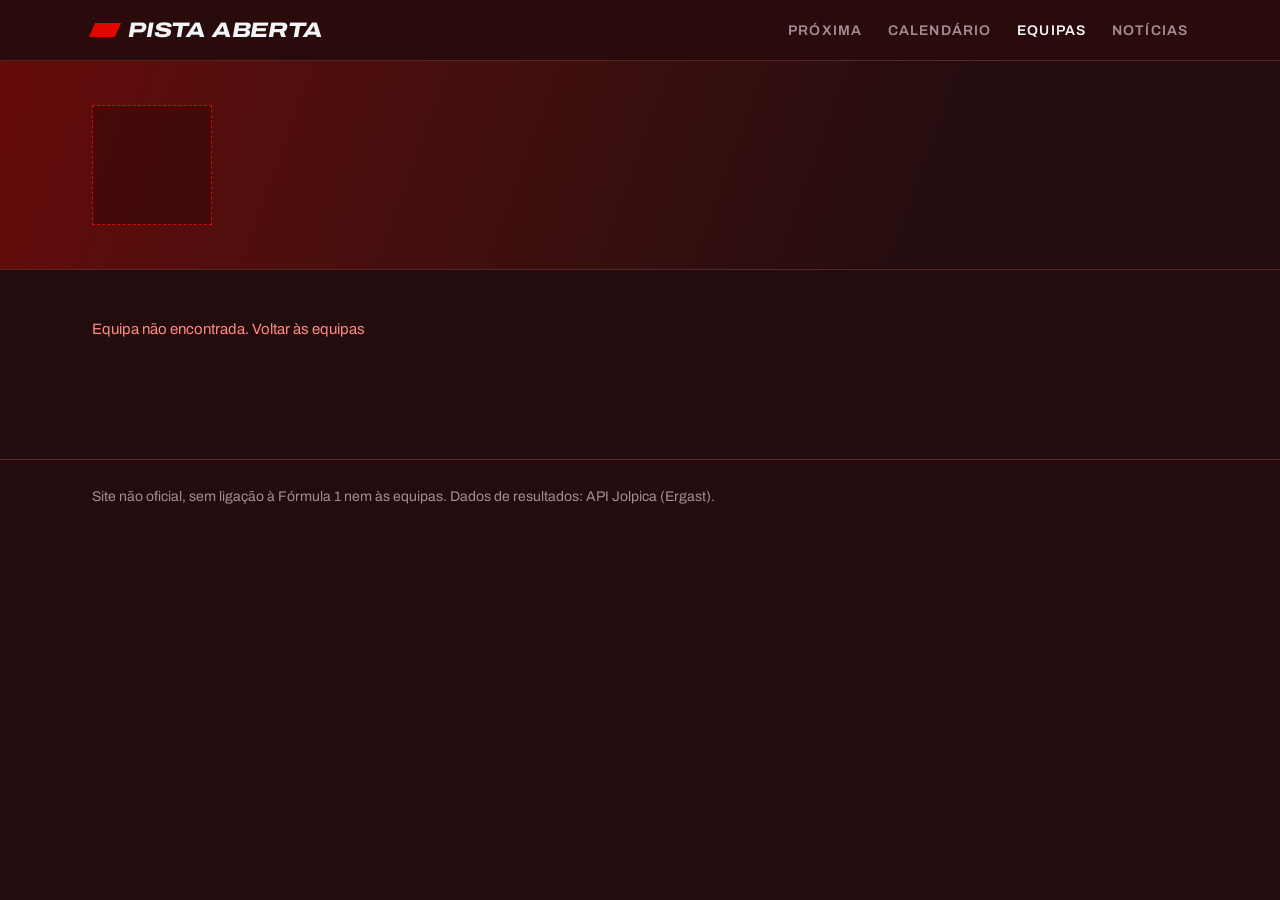
<file: site/equipa.html>
<!DOCTYPE html>
<html lang="pt-PT">
<head>
<meta charset="utf-8">
<meta name="viewport" content="width=device-width, initial-scale=1, viewport-fit=cover">
<title>Equipa · Pista Aberta</title>
<link rel="preconnect" href="https://fonts.googleapis.com">
<link rel="preconnect" href="https://fonts.gstatic.com" crossorigin>
<link rel="stylesheet" href="https://fonts.googleapis.com/css2?family=Archivo:ital,wdth,wght@0,62..125,100..900;1,62..125,100..900&display=swap">
<style>
/* cores base: garantem o fundo escuro mesmo que o equipas.css falhe ou esteja em cache */
:root{--team:#E10600;--bg:#0B0D10;--panel:#14181D;--panel2:#1B2128;--ink:#F2F4F6;--muted:#9AA4AE;--line:#262E36;color-scheme:dark}
html,body{background:#0B0D10;color:#F2F4F6}
</style>
<link rel="stylesheet" href="equipas.css?v=6">
</head>
<body class="pag-equipa">
<header class="nav"><div class="wrap">
  <a class="logo disp" href="index.html#proxima"><i></i>Pista Aberta</a>
  <ul>
    <li><a class="l" href="index.html#proxima">Próxima</a></li>
    <li><a class="l" href="index.html#calendario">Calendário</a></li>
    <li><a class="l ativo" href="equipas.html">Equipas</a></li>
    <li><a class="l" href="index.html#noticias">Notícias</a></li>
  </ul>
</div></header>

<div class="hero-equipa">
  <div class="wrap">
    <div class="logo-box" id="logo"></div>
    <h1 id="nome"></h1>
  </div>
</div>

<main class="wrap">
  <a class="voltar" href="equipas.html">← Todas as equipas</a>

  <section class="bloco"><h2>Cartão de identidade</h2><div class="identidade" id="identidade"></div></section>
  <section class="bloco"><h2>História</h2><div class="painel"><p id="historia"></p></div></section>
  <section class="bloco"><h2>Pilotos e últimas corridas</h2><div class="pilotos" id="pilotos"></div></section>
  <section class="bloco"><h2>Confronto direto</h2><div class="painel" id="h2h"><p>A carregar…</p></div></section>
</main>

<footer class="rodape"><div class="wrap">Site não oficial, sem ligação à Fórmula 1 nem às equipas. Dados de resultados: API Jolpica (Ergast).</div></footer>

<script src="equipas-data.js?v=6"></script>
<script src="equipa.js?v=4"></script>
</body>
</html>
</file>
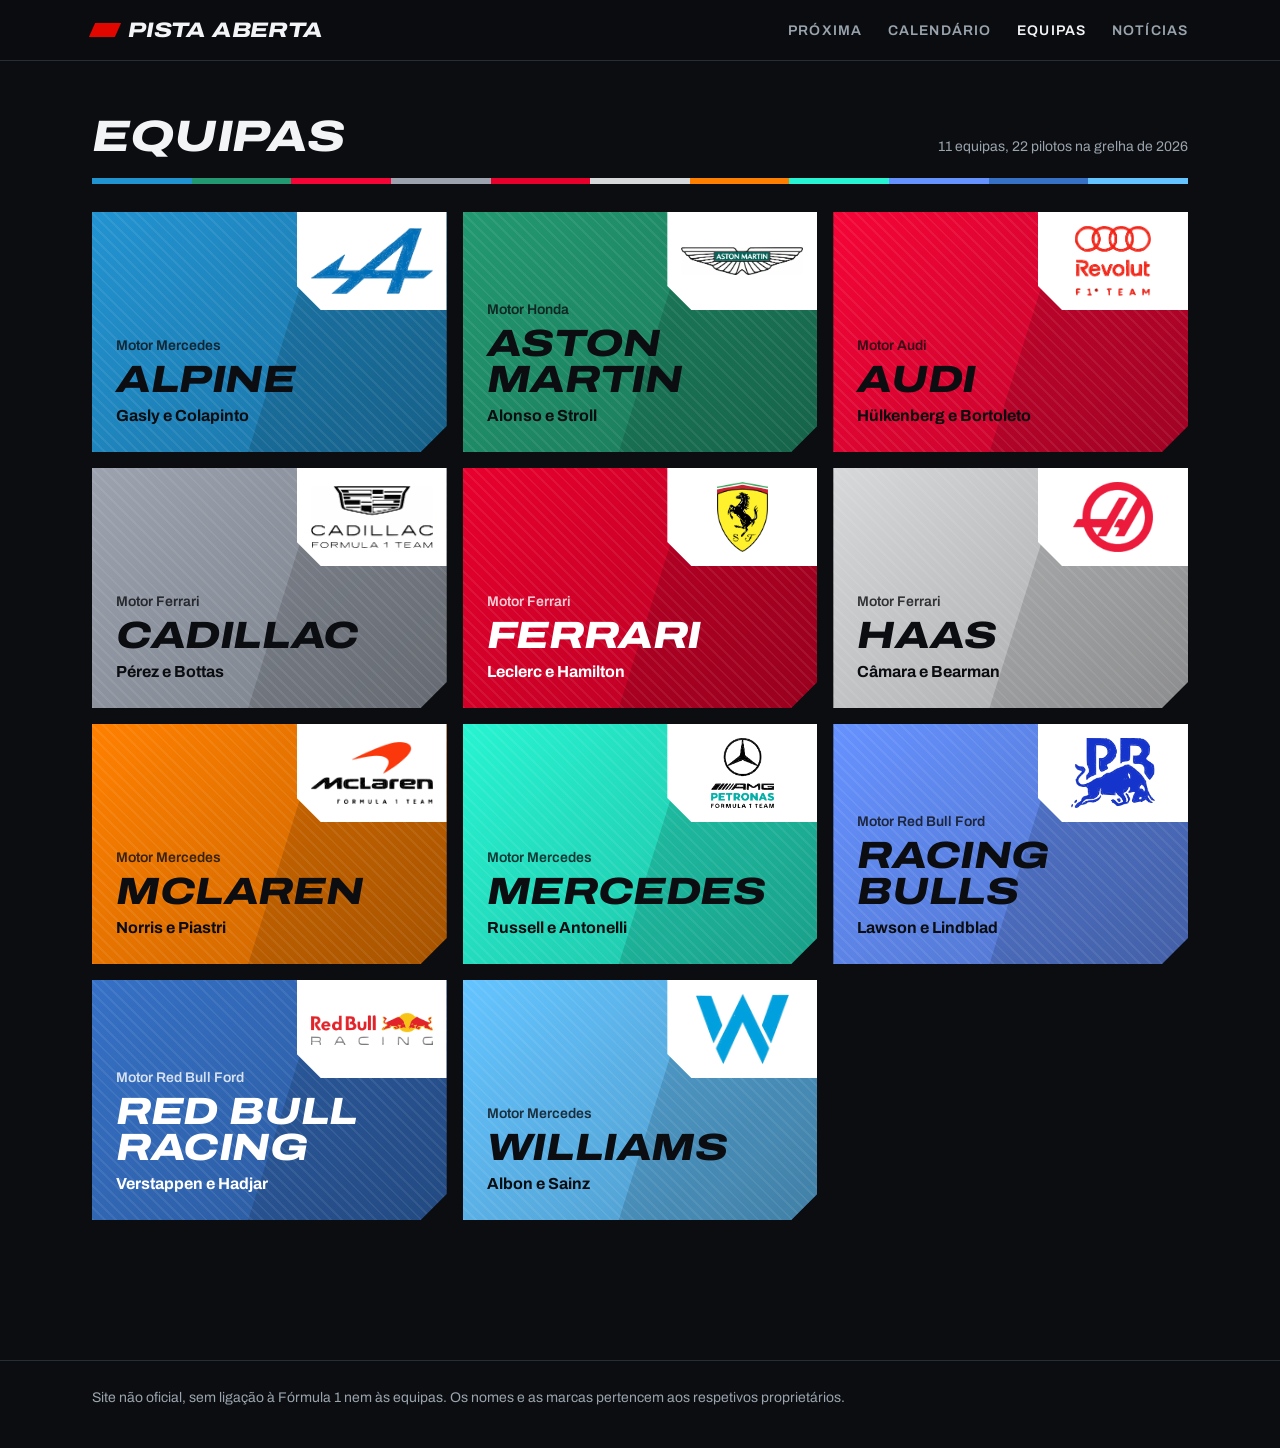
<file: site/equipas.html>
<!DOCTYPE html>
<html lang="pt-PT">
<head>
<meta charset="utf-8">
<meta name="viewport" content="width=device-width, initial-scale=1, viewport-fit=cover">
<title>Equipas · Pista Aberta</title>
<link rel="preconnect" href="https://fonts.googleapis.com">
<link rel="preconnect" href="https://fonts.gstatic.com" crossorigin>
<link rel="stylesheet" href="https://fonts.googleapis.com/css2?family=Archivo:ital,wdth,wght@0,62..125,100..900;1,62..125,100..900&display=swap">
<style>
/* cores base: garantem o fundo escuro mesmo que o equipas.css falhe ou esteja em cache */
:root{--team:#E10600;--bg:#0B0D10;--panel:#14181D;--panel2:#1B2128;--ink:#F2F4F6;--muted:#9AA4AE;--line:#262E36;color-scheme:dark}
html,body{background:#0B0D10;color:#F2F4F6}
</style>
<link rel="stylesheet" href="equipas.css?v=6">
</head>
<body>
<header class="nav"><div class="wrap">
  <a class="logo disp" href="index.html#proxima"><i></i>Pista Aberta</a>
  <ul>
    <li><a class="l" href="index.html#proxima">Próxima</a></li>
    <li><a class="l" href="index.html#calendario">Calendário</a></li>
    <li><a class="l ativo" href="equipas.html">Equipas</a></li>
    <li><a class="l" href="index.html#noticias">Notícias</a></li>
  </ul>
</div></header>

<main class="wrap">
  <div class="page-head">
    <h1>Equipas</h1>
    <small>11 equipas, 22 pilotos na grelha de 2026</small>
  </div>
  <div class="livery" id="livery" aria-hidden="true"></div>
  <div class="tiles" id="grelha"></div>
</main>

<footer class="rodape"><div class="wrap">Site não oficial, sem ligação à Fórmula 1 nem às equipas. Os nomes e as marcas pertencem aos respetivos proprietários.</div></footer>

<script src="equipas-data.js?v=6"></script>
<script>
  // luminosidade da cor: decide se o texto sobre o bloco é escuro ou branco
  function luminancia(hex) {
    var n = parseInt(hex.slice(1), 16);
    var c = [(n >> 16) & 255, (n >> 8) & 255, n & 255].map(function (v) {
      v /= 255;
      return v <= 0.03928 ? v / 12.92 : Math.pow((v + 0.055) / 1.055, 2.4);
    });
    return 0.2126 * c[0] + 0.7152 * c[1] + 0.0722 * c[2];
  }
  function el(tag, cls, txt) {
    var e = document.createElement(tag);
    if (cls) e.className = cls;
    if (txt != null) e.textContent = txt;
    return e;
  }

  var grelha = document.getElementById("grelha");
  var faixa = document.getElementById("livery");

  EQUIPAS.forEach(function (t) {
    var seg = document.createElement("i");
    seg.style.background = t.cor;
    faixa.appendChild(seg);

    var tile = el("a", "tile");
    tile.href = "equipa.html?equipa=" + t.slug;
    tile.style.setProperty("--team", t.cor);
    tile.style.setProperty("--on", luminancia(t.cor) > 0.19 ? "#0B0D10" : "#FFFFFF");

    var placa = el("div", "tile-plate");
    var info = el("div", "tile-info");
    info.appendChild(el("span", "tile-engine", "Motor " + t.motor));
    info.appendChild(el("h2", "tile-name", t.nome));
    info.appendChild(el("span", "tile-drivers", t.pilotos.map(function (p) { return p.split(" ").pop(); }).join(" e ")));

    tile.appendChild(placa);
    tile.appendChild(info);
    grelha.appendChild(tile);

    montarLogo(placa, t.slug, t.nome, { pad: 14 });
  });
</script>
</body>
</html>
</file>
<file: site/equipas.css>
/* Estilos das páginas equipas.html e equipa.html.
   Usa a mesma fonte (Archivo), variáveis e navegação do index.html.
   ATENÇÃO: NÃO apagues o bloco :root nem a regra html/body. Sem eles o fundo fica branco. */
:root {
  --team: #E10600; --bg: #0B0D10; --panel: #14181D; --panel2: #1B2128;
  --ink: #F2F4F6; --muted: #9AA4AE; --line: #262E36;
  color-scheme: dark;
}
html { scroll-padding-top: 90px; background: #0B0D10; }
*, *::before, *::after { box-sizing: border-box; }
body { margin: 0; min-height: 100vh; background: var(--bg, #0B0D10); color: var(--ink, #F2F4F6); font-family: "Archivo", system-ui, -apple-system, "Segoe UI", Arial, sans-serif; font-size: 17px; line-height: 1.5; }
a { color: inherit; text-decoration: none; }
.wrap { max-width: 1140px; margin: 0 auto; padding: 0 22px; }
.disp, h1, h2 { font-style: italic; font-weight: 800; font-stretch: 125%; text-transform: uppercase; letter-spacing: -.01em; line-height: .98; margin: 0; }

/* navegação (igual à do index) */
.nav { position: sticky; top: 0; z-index: 20; background: rgba(11,13,16,.82); backdrop-filter: blur(10px); -webkit-backdrop-filter: blur(10px); border-bottom: 1px solid var(--line); }
.nav .wrap { display: flex; align-items: center; justify-content: space-between; height: 60px; }
.logo { font-size: 21px; display: flex; align-items: center; gap: 10px; color: var(--ink); text-decoration: none; }
.logo i { display: inline-block; width: 26px; height: 14px; background: #E10600; transform: skewX(-24deg); }
.nav ul { display: flex; gap: 26px; list-style: none; margin: 0; padding: 0; }
.nav a.l { color: var(--muted); font-size: 14px; font-weight: 600; text-transform: uppercase; letter-spacing: .08em; }
.nav a.l:hover, .nav a.l:focus-visible, .nav a.l.ativo { color: var(--ink); }
@media (max-width: 700px) { .nav ul { display: none; } }

.page-head { display: flex; justify-content: space-between; align-items: baseline; flex-wrap: wrap; gap: 16px; padding: 54px 0 24px; }
.page-head h1 { font-size: clamp(28px, 5vw, 44px); }
.page-head small { color: var(--muted); font-size: 14px; }

/* ---------- lista de equipas: blocos de cor ---------- */
.logo-box {
  width: 84px; height: 84px; display: grid; place-items: center; border: 1px dashed var(--team);
  background: rgba(255,255,255,.04); color: var(--team); font-weight: 900; font-style: italic; font-stretch: 125%; font-size: 28px;
}
.page-head { padding-bottom: 20px; }
.livery { display: flex; height: 6px; margin-bottom: 28px; }
.livery i { flex: 1; }

.tiles { display: grid; grid-template-columns: repeat(auto-fill, minmax(320px, 1fr)); gap: 16px; padding-bottom: 70px; }
.tile {
  position: relative; display: flex; align-items: flex-end; min-height: 240px; padding: 24px; overflow: hidden;
  color: var(--on, #fff);
  background: linear-gradient(135deg, var(--team), color-mix(in srgb, var(--team) 76%, #000));
  clip-path: polygon(0 0, 100% 0, 100% calc(100% - 26px), calc(100% - 26px) 100%, 0 100%);
  transition: transform .2s;
}
.tile::before {            /* faixa diagonal escura */
  content: ""; position: absolute; top: 0; bottom: 0; right: 0; width: 56%; background: rgba(0,0,0,.14);
  clip-path: polygon(38% 0, 100% 0, 100% 100%, 0 100%); transition: width .3s; pointer-events: none;
}
.tile::after {             /* riscas finas, como no topo do site */
  content: ""; position: absolute; inset: 0; pointer-events: none;
  background: repeating-linear-gradient(45deg, rgba(255,255,255,.07) 0 2px, transparent 2px 8px);
}
.tile:hover { transform: translateY(-5px); }
.tile:hover::before { width: 74%; }
.tile:focus-visible { outline: 3px solid #fff; outline-offset: 3px; }
.tile-info { position: relative; z-index: 1; display: flex; flex-direction: column; gap: 6px; min-width: 0; }
.tile-engine { font-size: 14px; font-weight: 600; opacity: .8; }
.tile-name { font-size: clamp(28px, 3.4vw, 38px); line-height: .95; overflow-wrap: anywhere; }
.tile-drivers { font-size: 16px; font-weight: 700; }
.tile-plate {              /* placa branca do logótipo, colada ao canto */
  position: absolute; top: 0; right: 0; z-index: 1; width: 150px; height: 98px; background: #fff; color: #0B0D10;
  display: grid; place-items: center; font-weight: 900; font-style: italic; font-stretch: 125%; font-size: 30px;
  clip-path: polygon(0 0, 100% 0, 100% 100%, 24px 100%, 0 calc(100% - 24px));
}
@media (max-width: 420px) { .tile { min-height: 210px; padding: 20px; } .tile-plate { width: 120px; height: 80px; } }

/* ---------- página da equipa: tudo tingido com a cor da equipa ---------- */
body.pag-equipa {
  --panel: color-mix(in srgb, var(--team) 9%, #14181D);
  --panel2: color-mix(in srgb, var(--team) 14%, #1B2128);
  --line: color-mix(in srgb, var(--team) 26%, #262E36);
  --muted: color-mix(in srgb, var(--team) 14%, #9AA4AE);
  background: color-mix(in srgb, var(--team) 11%, #0B0D10);
}
html:has(body.pag-equipa) { background: color-mix(in srgb, var(--team) 11%, #0B0D10); }
body.pag-equipa .nav { background: color-mix(in srgb, var(--team) 14%, rgba(11,13,16,.88)); }

.hero-equipa { border-bottom: 1px solid var(--line); background: linear-gradient(110deg, color-mix(in srgb, var(--team) 42%, #0B0D10) 0%, color-mix(in srgb, var(--team) 11%, #0B0D10) 75%); }
.hero-equipa .wrap { display: flex; align-items: center; gap: 28px; padding-top: 44px; padding-bottom: 44px; }
.hero-equipa .logo-box { width: 120px; height: 120px; flex: none; background: rgba(0,0,0,.25); }
.hero-equipa h1 { font-size: clamp(30px, 6vw, 56px); border-left: 8px solid var(--team); padding-left: 18px; }
.voltar { display: inline-block; margin: 24px 0 0; font-size: 12px; font-weight: 700; letter-spacing: .12em; text-transform: uppercase; color: var(--muted); }
.voltar:hover { color: var(--ink); }
section.bloco { padding: 40px 0 0; }
section.bloco > h2 { font-size: clamp(20px, 3vw, 26px); margin-bottom: 18px; }
section.bloco > h2::before { content: ""; display: inline-block; width: 30px; height: 4px; background: var(--team); transform: skewX(-24deg); margin-right: 12px; vertical-align: middle; }
.painel { background: var(--panel); border: 1px solid var(--line); padding: 22px; }
.painel p { margin: 0; color: var(--ink); opacity: .85; }

/* cartão de identidade */
.identidade { display: grid; grid-template-columns: repeat(auto-fit, minmax(210px, 1fr)); gap: 1px; background: var(--line); border: 1px solid var(--line); }
.identidade div { background: var(--panel); padding: 18px 20px; }
.identidade span { display: block; font-size: 12px; font-weight: 600; letter-spacing: .14em; text-transform: uppercase; color: var(--muted); margin-bottom: 6px; }
.identidade strong { font-size: 18px; font-weight: 700; }
.identidade .num { font-weight: 800; font-style: italic; font-stretch: 125%; font-size: 34px; line-height: 1; color: var(--team); }

/* pilotos */
.pilotos { display: grid; grid-template-columns: repeat(auto-fit, minmax(300px, 1fr)); gap: 14px; }
.piloto { background: var(--panel); border: 1px solid var(--line); border-top: 3px solid var(--team); padding: 20px; }
.piloto h3 { margin: 0 0 4px; font-size: 21px; font-weight: 800; font-style: italic; font-stretch: 118%; text-transform: uppercase; }
.piloto .sub { color: var(--muted); font-size: 14px; margin-bottom: 14px; }
.chips { display: flex; flex-wrap: wrap; gap: 8px; }
.chip { background: var(--panel2); border: 1px solid var(--line); padding: 8px 10px; font-size: 12px; color: var(--muted); min-width: 78px; }
.chip b { display: block; font-size: 20px; font-weight: 800; font-style: italic; font-stretch: 125%; color: var(--ink); line-height: 1.1; }
.chip.pts-sim b { color: var(--team); }

/* confronto direto */
.h2h-nomes { display: flex; justify-content: space-between; gap: 12px; font-weight: 800; font-style: italic; font-stretch: 118%; text-transform: uppercase; margin-bottom: 20px; }
.h2h-linha { margin-bottom: 20px; }
.h2h-linha .titulo { display: flex; justify-content: space-between; align-items: baseline; font-size: 12px; font-weight: 600; letter-spacing: .14em; text-transform: uppercase; color: var(--muted); margin-bottom: 6px; }
.h2h-linha .titulo b { color: var(--ink); font-size: 22px; font-weight: 800; font-style: italic; font-stretch: 125%; letter-spacing: 0; }
.barra { display: flex; height: 12px; background: var(--panel2); transform: skewX(-24deg); overflow: hidden; }
.barra .a { background: var(--team); transition: width .6s; }
.barra .b { background: #6b7683; transition: width .6s; }
.nota { font-size: 13px; color: var(--muted); margin-top: 8px; }
.erro { color: #ff8a80; font-size: 15px; margin: 0; }

footer.rodape { margin-top: 70px; padding: 26px 0 40px; border-top: 1px solid var(--line); color: var(--muted); font-size: 14px; }
@media (prefers-reduced-motion: reduce) { * { transition: none !important; } }
</file>
